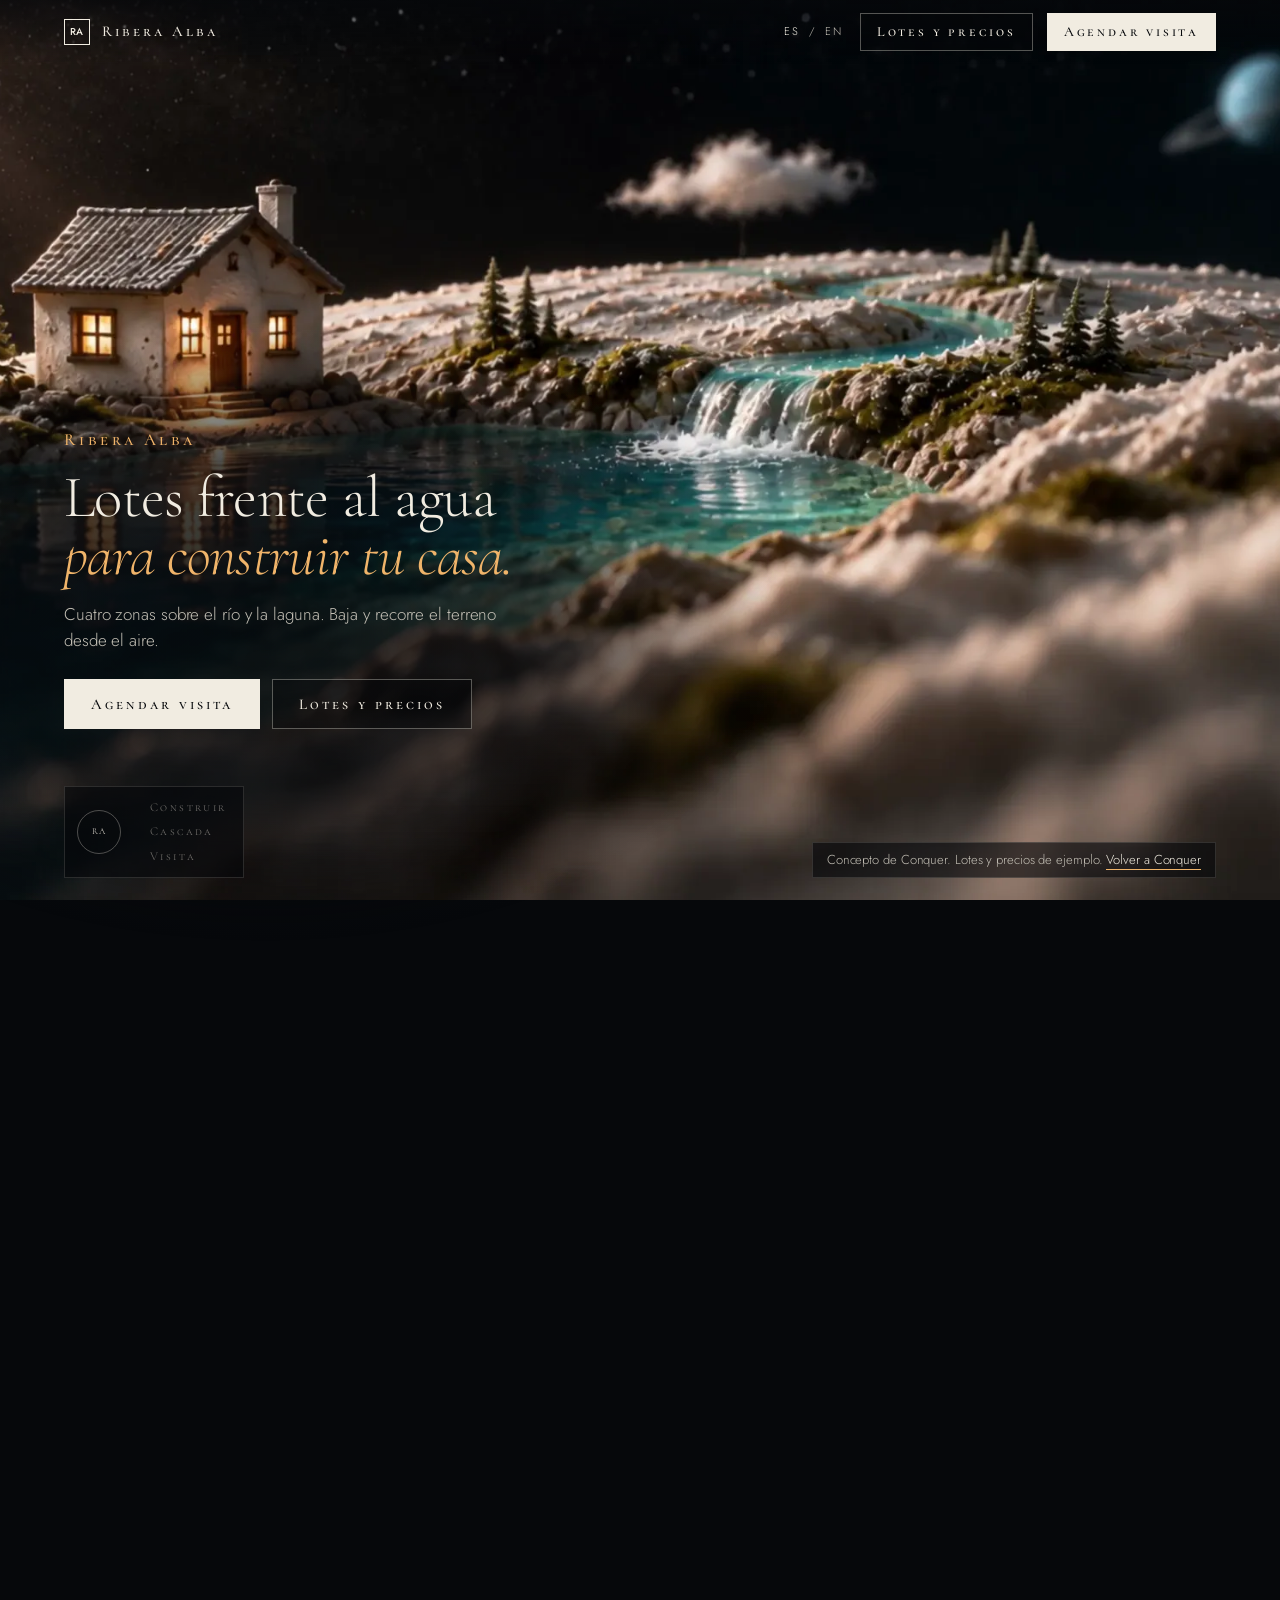
<file: ribera-alba/index.html>
<!DOCTYPE html>
<html lang="es">
<head>
<meta charset="utf-8">
<meta name="viewport" content="width=device-width, initial-scale=1">
<title>Ribera Alba. Lotes frente al agua para construir tu casa.</title>
<meta name="description" content="Ribera Alba: lotes frente al río y la laguna, listos para construir. Baja y recorre el terreno desde el aire. Concepto de Conquer.">
<meta name="theme-color" content="#06080b">
<link rel="icon" href="data:image/svg+xml,%3Csvg xmlns='http://www.w3.org/2000/svg' viewBox='0 0 32 32'%3E%3Crect width='32' height='32' rx='7' fill='%2306080b'/%3E%3Ctext x='16' y='22' text-anchor='middle' font-family='Georgia,serif' font-size='17' fill='%23f1ece1'%3ER%3C/text%3E%3C/svg%3E">
<link rel="preconnect" href="https://fonts.googleapis.com">
<link rel="preconnect" href="https://fonts.gstatic.com" crossorigin>
<link href="https://fonts.googleapis.com/css2?family=Cormorant+Garamond:ital,wght@0,300;0,400;0,500;1,300;1,400&family=Cormorant+SC:wght@400;500&family=Jost:wght@300;400;500&display=swap" rel="stylesheet">
<link rel="preload" as="image" href="assets/p1.webp">
<link rel="stylesheet" href="scrollcraft.css">
<style>
:root{
  --sc-canvas:#06080b;--sc-surface:#0e1116;--sc-ink:#f1ece1;--sc-ink-soft:#c3bfb5;--sc-accent:#f0b46a;--sc-accent-ink:#191206;
  --sc-font-display:"Cormorant Garamond","Iowan Old Style",Georgia,serif;--sc-font-text:Jost,system-ui,-apple-system,"Segoe UI",sans-serif;
  --caps:"Cormorant SC","Cormorant Garamond",Georgia,serif;--head:64px;
}
html{scroll-behavior:auto}
/* en pantallas táctiles la página vuela sola de parada en parada: el scroll nativo queda apagado */
html.paged,html.paged body{overflow:hidden;overscroll-behavior:none}
html.paged .sc-world,html.paged .sc-world__copy,html.paged .rail,html.paged .top{touch-action:none}
body{font-weight:300}
a{text-decoration:none}
h1,h2{font-family:var(--sc-font-display);font-weight:300;line-height:1;letter-spacing:-.012em;margin:0;text-wrap:balance}
h1 em,h2 em{display:block;font-style:italic;color:var(--sc-accent)}
p{margin:0}
.caps{font-family:var(--caps);font-weight:500;font-size:15px;letter-spacing:.2em;line-height:1.3}
.btn{display:inline-flex;align-items:center;justify-content:center;min-height:50px;padding:0 26px;border:1px solid color-mix(in oklab,var(--sc-ink) 34%,transparent);background:rgba(6,8,11,.45);color:var(--sc-ink);font-family:var(--caps);font-weight:500;font-size:15px;letter-spacing:.2em;white-space:nowrap;cursor:pointer;transition:background .25s,color .25s,border-color .25s}
.btn:hover{background:var(--sc-ink);color:var(--sc-canvas);border-color:var(--sc-ink)}
.btn--fill{background:var(--sc-ink);color:var(--sc-canvas);border-color:var(--sc-ink)}
.btn--fill:hover{background:#fff;border-color:#fff}
.actions{display:flex;flex-wrap:wrap;gap:12px;margin-top:26px}

/* cabecera */
.top{position:fixed;left:0;right:0;top:0;z-index:var(--sc-z-chrome);height:var(--head);display:flex;align-items:center;justify-content:space-between;gap:16px;padding:0 var(--sc-gutter);background:linear-gradient(rgba(6,8,11,.8),rgba(6,8,11,0))}
.brand{display:flex;align-items:center;gap:12px;white-space:nowrap}
.brand b{width:26px;height:26px;border:1px solid var(--sc-ink);display:grid;place-items:center;font-family:var(--sc-font-text);font-size:10px;font-weight:500;letter-spacing:.04em}
.top__right{display:flex;align-items:center;gap:14px}
.top .btn{min-height:38px;padding:0 16px;font-size:14px}
.lang{display:flex;align-items:center;gap:6px;font-size:11px;letter-spacing:.24em;color:var(--sc-ink-soft)}
.lang button{background:none;border:0;padding:8px 2px;letter-spacing:inherit;cursor:pointer;color:inherit}
.lang button[aria-pressed="true"]{color:var(--sc-ink)}

/* texto sobre el vuelo: cada bloque trae su propia sombra, con la forma del bloque */
.copy{max-width:min(34rem,44vw)}
.copy::before{content:"";position:absolute;inset:-22% -30%;z-index:-1;background:radial-gradient(closest-side,rgba(6,8,11,.82),rgba(6,8,11,.55) 55%,rgba(6,8,11,0));pointer-events:none}
.copy h1{font-size:clamp(40px,min(4.6vw,8.6vh),88px)}
.copy--hero::before{inset:-34% -34% -70% -60%;background:radial-gradient(closest-side,rgba(6,8,11,.9),rgba(6,8,11,.72) 55%,rgba(6,8,11,0))}
.copy h2{font-size:clamp(38px,min(4.2vw,8vh),78px)}
.copy p{margin-top:16px;color:var(--sc-ink-soft);font-size:clamp(17px,1.3vw,20px);line-height:1.5;max-width:27em}
.copy .caps{color:var(--sc-accent);margin:0 0 16px}
.copy .link{display:inline-flex;margin-top:20px;border-bottom:1px solid var(--sc-accent);padding-bottom:3px;color:var(--sc-ink)}
.sc-copy--trail .copy p,.sc-copy--trail p{margin-left:auto}
.copy--top{top:calc(var(--head) + 6vh);bottom:auto;left:var(--sc-gutter)}
.copy--mid{top:50%;bottom:auto;left:var(--sc-gutter);translate:0 -50%}
.sc-copy--lead.copy{bottom:clamp(7.5rem,21vh,13rem)}
.copy--line{max-width:none;white-space:nowrap;top:auto;bottom:15vh;translate:-50% 0}
.copy--line h2{font-size:clamp(28px,3.4vw,58px);font-style:italic}
.card{margin-top:26px;display:inline-grid;gap:6px;background:var(--sc-ink);color:var(--sc-canvas);padding:20px 26px 18px;min-width:min(340px,80vw);transition:background .25s}
.card:hover{background:#fff}
.card b{font-family:var(--sc-font-display);font-weight:500;font-size:28px;line-height:1.1;border-bottom:1px solid var(--sc-accent);padding-bottom:6px;justify-self:start}
.card span{font-size:14px;color:#4b4d50}
.more{display:block;margin-top:18px;background:none;border:0;padding:0;color:var(--sc-ink-soft);cursor:pointer;border-bottom:1px solid currentColor;font-size:15px}
.more:hover{color:var(--sc-ink)}

.note{position:fixed;right:var(--sc-gutter);bottom:22px;z-index:var(--sc-z-chrome);max-width:min(30rem,46vw);margin:0;padding:8px 14px;background:rgba(6,8,11,.62);border:1px solid color-mix(in oklab,var(--sc-ink) 14%,transparent);color:var(--sc-ink-soft);font-size:13px;line-height:1.4;text-align:right}
.top .btn .n{display:none}
.note a{color:var(--sc-ink);border-bottom:1px solid var(--sc-accent);white-space:nowrap}
dialog#precios .aviso{margin-top:36px;color:var(--dim);font-size:14px}

/* indicador de paradas */
.rail{position:fixed;left:var(--sc-gutter);bottom:22px;z-index:var(--sc-z-chrome);display:flex;align-items:center;gap:16px;background:rgba(6,8,11,.62);border:1px solid color-mix(in oklab,var(--sc-ink) 14%,transparent);padding:10px 16px 10px 12px;transition:opacity .4s}
.rail__ring{width:44px;height:44px;border-radius:50%;border:1px solid color-mix(in oklab,var(--sc-ink) 30%,transparent);display:grid;place-items:center;font-family:var(--caps);font-size:9px;letter-spacing:.14em;position:relative}
.rail__ring i{position:absolute;inset:-1px;border-radius:50%;background:conic-gradient(var(--sc-accent) calc(var(--p,0)*1turn),transparent 0);-webkit-mask:radial-gradient(closest-side,transparent calc(100% - 2px),#000 calc(100% - 1px));mask:radial-gradient(closest-side,transparent calc(100% - 2px),#000 calc(100% - 1px))}
.rail ol{list-style:none;margin:0;padding:0;display:grid;gap:3px}
.rail button{background:none;border:0;padding:1px 0;cursor:pointer;font-family:var(--caps);font-size:12px;letter-spacing:.2em;color:color-mix(in oklab,var(--sc-ink) 46%,transparent);display:flex;align-items:center;gap:8px}
.rail button::before{content:"";width:5px;height:5px;border-radius:50%;background:currentColor;opacity:0}
.rail button[aria-current="true"]{color:var(--sc-ink)}
.rail button[aria-current="true"]::before{opacity:1;background:var(--sc-accent)}

/* hoja de paquetes y precios */
dialog#precios{--ink:#0b0b0c;--bone:#e8e3d7;--steel:#8f9296;--soft:#55585c;--dim:#6c6f73;--line:rgba(11,11,12,.16);--line-d:rgba(232,227,215,.2);--serif:var(--sc-font-display);--sc:var(--caps);--sans:var(--sc-font-text);
  width:min(1180px,94vw);max-width:none;max-height:90vh;margin:auto;border:0;padding:clamp(22px,4vw,56px);background:#eeeae0;color:var(--ink);overflow:auto;overscroll-behavior:contain}
dialog#precios::backdrop{background:rgba(6,8,11,.72)}
dialog#precios h2{font-size:clamp(34px,4vw,60px);margin-bottom:28px}
dialog#precios h2 em{color:var(--dim)}
dialog#precios h3{font-family:var(--serif);font-weight:400;font-size:clamp(24px,2.2vw,32px);line-height:1.08;margin:0}
dialog#precios h4,dialog#precios p,dialog#precios dl,dialog#precios dd{margin:0}
dialog#precios .sheet-h{margin:clamp(40px,6vw,72px) 0 20px;font-weight:300;font-size:clamp(28px,3vw,42px)}
dialog#precios .x{position:sticky;top:0;float:right;z-index:2;background:var(--ink);color:var(--bone);border:0;min-height:42px;padding:0 18px;font-family:var(--caps);font-size:14px;letter-spacing:.2em;cursor:pointer}
#precios{
.sig{display:grid;grid-template-columns:minmax(0,1.25fr) minmax(0,1fr);gap:clamp(24px,4vw,64px);align-items:end;background:var(--ink);color:var(--bone);padding:clamp(28px,3.8vw,56px)}
.sig h3{font-size:clamp(38px,4.4vw,66px);font-weight:300}
.sig p{color:#b9b6ae;margin-top:14px;max-width:32em}
.sig .price{justify-self:end;text-align:right;font-family:var(--serif);font-size:clamp(44px,5vw,78px);line-height:1;color:var(--bone)}
.sig .price small{display:block;font-family:var(--sc);font-size:15px;letter-spacing:.2em;color:var(--steel);margin-bottom:10px}
.sig ul{list-style:none;padding:0;margin-top:22px;color:#b9b6ae;font-size:16px}
.sig li{padding:9px 0;border-top:1px solid var(--line-d)}
.sub{margin:clamp(48px,7vw,96px) 0 28px}
.sub h3{font-size:clamp(30px,3vw,44px);font-weight:300}
.sub p{color:var(--soft);margin-top:10px;max-width:36em}
.plans{display:grid;grid-template-columns:repeat(3,minmax(0,1fr));gap:0;border:1px solid var(--ink)}
.plan{padding:30px 28px 32px;display:flex;flex-direction:column;border-left:1px solid var(--line)}
.plan:first-child{border-left:0}
.plan h4{font-family:var(--serif);font-weight:400;font-size:30px;line-height:1.05}
.plan .for{color:var(--dim);font-size:15px;margin-top:6px}
.plan .amt{font-family:var(--serif);font-size:50px;line-height:1;margin:24px 0 4px}
.plan .amt small{font-family:var(--sans);font-size:14px;color:var(--soft);margin-left:6px}
.plan .first{font-size:14px;color:var(--soft);min-height:1.6em}
.plan dl{margin-top:20px;display:grid;gap:0;font-size:16px}
.plan dl div{padding:12px 0;border-top:1px solid var(--line)}
.plan dt{font-family:var(--sc);font-size:14px;letter-spacing:.2em;color:var(--dim);margin-bottom:2px}
.plan dd{margin:0;color:var(--soft)}
.menu{list-style:none;padding:0}
.menu li{display:grid;grid-template-columns:minmax(0,3fr) minmax(0,5fr) 150px;gap:8px 28px;align-items:baseline;padding:22px 0;border-top:1px solid var(--line)}
.menu li:last-child{border-bottom:1px solid var(--line)}
.menu p{color:var(--soft)}
.menu .p{font-family:var(--serif);font-size:28px;white-space:nowrap;text-align:right;line-height:1.1}
.menu .p small{font-family:var(--sans);font-size:13px;color:var(--dim);display:block}
.steps{list-style:none;padding:0;display:grid;grid-template-columns:repeat(5,minmax(0,1fr));gap:22px;counter-reset:s}
.steps li{counter-increment:s;border-top:1px solid var(--ink);padding-top:16px}
.steps li::before{content:counter(s);font-family:var(--serif);font-style:italic;font-size:46px;line-height:1;color:var(--dim);display:block;margin-bottom:10px}
.steps p{color:var(--soft);font-size:15px;margin-top:8px}
}
@media (max-width:860px){
  .top .btn .w{display:none}
  .top .btn .n{display:inline}
  .top{gap:10px}
  .top__right{gap:10px}
  .brand{gap:9px}
  .brand .caps{font-size:13px;letter-spacing:.16em}
  .note{left:0;right:0;top:var(--head);bottom:auto;max-width:none;border-width:0 0 1px;font-size:12px;text-align:center;padding:6px 12px}
  .sc-copy.copy--top{top:calc(var(--head) + 9vh)}
  .top .btn--prices{display:none}
  .copy{max-width:none}
  .copy--mid{top:auto;bottom:clamp(5.5rem,14vh,9rem);translate:none}
  .sc-copy.copy--top{top:calc(var(--head) + 7vh);bottom:auto}
  .copy--top::before{inset:-40% -12% -30%;background:linear-gradient(rgba(6,8,11,.85),rgba(6,8,11,.7) 60%,rgba(6,8,11,0))}
  .sc-copy{bottom:clamp(5.5rem,14vh,9rem)}
  .copy h1{font-size:clamp(36px,10.5vw,54px)}
  .copy h2{font-size:clamp(32px,9vw,46px)}
  .sc-copy--lead.copy{bottom:clamp(5.5rem,14vh,9rem)}
  .copy--line{white-space:normal;text-align:left;left:var(--sc-gutter);top:auto;translate:none}
  .copy::before,.copy--hero::before{inset:-30% -12% -60%;background:linear-gradient(rgba(6,8,11,0),rgba(6,8,11,.78) 30%,rgba(6,8,11,.9))}
  .rail{left:0;right:0;bottom:0;border-width:1px 0 0;padding:8px var(--sc-gutter);gap:12px}
  .rail__ring{width:34px;height:34px;font-size:0}
  .rail ol{display:flex;gap:14px;flex-wrap:wrap}
  .rail button{font-size:11px;letter-spacing:.14em}
  #precios .sig,#precios .plans{grid-template-columns:1fr}
  #precios .sig .price{justify-self:start;text-align:left}
  #precios .plan{border-left:0;border-top:1px solid var(--line)}
  #precios .steps{grid-template-columns:repeat(2,minmax(0,1fr))}
  #precios .menu li{grid-template-columns:minmax(0,1fr) auto}
  #precios .menu li p{grid-column:1/-1;grid-row:2}
}
</style>
</head>
<body>

<header class="top">
  <a class="brand" href="#" aria-label="Ribera Alba, inicio"><b>RA</b><span class="caps">Ribera Alba</span></a>
  <div class="top__right">
    <div class="lang" role="group" aria-label="Idioma / Language">
      <button type="button" data-lang="es" aria-pressed="true">ES</button><span aria-hidden="true">/</span><button type="button" data-lang="en" aria-pressed="false">EN</button>
    </div>
    <button class="btn btn--prices" type="button" data-open-prices data-en="Lots and prices">Lotes y precios</button>
    <a class="btn btn--fill" href="tel:+13055550168"><span class="w" data-en="Book a visit">Agendar visita</span><span class="n" data-en="Visit">Visita</span></a>
  </div>
</header>
<p class="note"><span data-en="A Conquer concept. Sample lots and prices.">Concepto de Conquer. Lotes y precios de ejemplo.</span> <a href="/conquer/" data-conquer data-en="Back to Conquer">Volver a Conquer</a></p>

<main data-sc-mode="worldflight" data-sc-seam="0.16" data-sc-lerp="0.12">

  <div data-sc-world aria-hidden="true">
    <div data-sc-segment data-sc-w="1.3" data-sc-waypoint="Llegada">
      <img class="sc-world__poster" src="assets/p1.webp" alt="" decoding="async">
      <video data-sc-src="assets/leg1.mp4" data-sc-src-mobile="assets/leg1-m.mp4" muted playsinline></video>
    </div>
    <div data-sc-segment data-sc-w="1.3" data-sc-waypoint="El terreno">
      <img class="sc-world__poster" src="assets/p2.webp" alt="" decoding="async">
      <video data-sc-src="assets/leg2.mp4" data-sc-src-mobile="assets/leg2-m.mp4" muted playsinline></video>
    </div>
    <div data-sc-segment data-sc-w="1.3" data-sc-waypoint="Construir">
      <img class="sc-world__poster" src="assets/p3.webp" alt="" decoding="async">
      <video data-sc-src="assets/leg3.mp4" data-sc-src-mobile="assets/leg3-m.mp4" muted playsinline></video>
    </div>
    <div data-sc-segment data-sc-w="1.3" data-sc-waypoint="Cascada">
      <img class="sc-world__poster" src="assets/p4.webp" alt="" decoding="async">
      <video data-sc-src="assets/leg4.mp4" data-sc-src-mobile="assets/leg4-m.mp4" muted playsinline></video>
    </div>
    <div data-sc-segment data-sc-w="1.3" data-sc-waypoint="Visita">
      <img class="sc-world__poster" src="assets/p5.webp" alt="" decoding="async">
      <video data-sc-src="assets/leg5.mp4" data-sc-src-mobile="assets/leg5-m.mp4" muted playsinline></video>
    </div>
  </div>

  <!-- La línea de tiempo del texto. Cada bloque aparece entre dos fracciones del recorrido (0 = inicio, 1 = final).
       Las uniones entre tramos caen en 0.2, 0.4, 0.6 y 0.8: ahí están las paradas. -->
  <div data-sc-world-copy>
    <div class="sc-copy sc-copy--lead copy copy--hero" data-sc-copy data-sc-window="hero">
      <p class="caps">Ribera Alba</p>
      <h1 data-en="Waterfront lots&lt;em&gt;to build your home.&lt;/em&gt;">Lotes frente al agua<em>para construir tu casa.</em></h1>
      <p data-en="Four zones along the river and the lagoon. Scroll down and fly over the land.">Cuatro zonas sobre el río y la laguna. Baja y recorre el terreno desde el aire.</p>
      <div class="actions">
        <a class="btn btn--fill" href="tel:+13055550168" data-en="Book a visit">Agendar visita</a>
        <button class="btn" type="button" data-open-prices data-en="Lots and prices">Lotes y precios</button>
      </div>
    </div>

    <div class="sc-copy sc-copy--center copy copy--line" data-sc-copy data-sc-window="0.15 0.26">
      <h2 data-en="This is the whole property, seen from above.">Así se ve el terreno completo, desde arriba.</h2>
    </div>

    <div class="sc-copy sc-copy--trail copy" data-sc-copy data-sc-window="0.33 0.48">
      <h2 data-en="Ready to build">Listos para construir</h2>
      <p data-en="Every lot comes with water, power and a paved street. You bring your architect, or we introduce you to one.">Cada lote se entrega con agua, luz y calle. Traes a tu arquitecto, o te presentamos uno.</p>
      <button class="more" type="button" data-open-prices data-en="See the zones and prices">Ver las zonas y los precios</button>
    </div>

    <div class="sc-copy sc-copy--lead copy" data-sc-copy data-sc-window="0.53 0.68">
      <h2 data-en="Cascada zone">Zona Cascada</h2>
      <p data-en="Nine one-acre lots facing the waterfall. From $140,000.">Nueve lotes de un acre frente a la cascada. Desde $140,000.</p>
      <button class="more" type="button" data-open-prices data-en="See the zones and prices">Ver las zonas y los precios</button>
    </div>

    <div class="sc-copy copy copy--top" data-sc-copy data-sc-window="0.73 0.87">
      <h2 data-en="Visit it without coming">Visítalo sin venir</h2>
      <p data-en="We film your lot with a drone and send you the tour. If you like it, you come and walk it.">Grabamos tu lote con dron y te mandamos el recorrido. Si te convence, vienes a caminarlo.</p>
      <a class="link" href="tel:+13055550168" data-en="Ask for the video of a lot">Pedir el video de un lote</a>
    </div>

    <div class="sc-copy copy copy--mid" data-sc-copy data-sc-window="finale">
      <h2 data-en="Reserve your lot&lt;em&gt;with 10%.&lt;/em&gt;">Aparta tu lote<em>con el 10%.</em></h2>
      <p data-en="You sign the reservation, pick the closing date and the lot comes off the map.">Firmas la reserva, eliges la fecha de escritura y el lote sale del mapa.</p>
      <a class="card" href="tel:+13055550168">
        <b data-en="Book a visit">Agendar una visita</b>
        <span>(305) 555-0168</span>
      </a>
      <button class="more" type="button" data-open-prices data-en="Lots and prices">Lotes y precios</button>
    </div>
  </div>

  <div data-sc-spacer aria-hidden="true"></div>
</main>

<nav class="rail" aria-label="Paradas">
  <span class="rail__ring" aria-hidden="true"><i></i>RA</span>
  <ol>
    <li><button type="button" data-stop="0.4" data-leg="1" data-en="Build">Construir</button></li>
    <li><button type="button" data-stop="0.6" data-leg="2">Cascada</button></li>
    <li><button type="button" data-stop="0.8" data-leg="3" data-en="Visit">Visita</button></li>
  </ol>
</nav>

<dialog id="precios" aria-label="Lotes y precios">
  <button class="x" type="button" data-close data-en="Close">Cerrar</button>
  <h2 data-en="Four zones,&lt;em&gt;one price per lot.&lt;/em&gt;">Cuatro zonas,<em>un precio por lote.</em></h2>
    <ul class="menu">
      <li><h3>Ribera</h3><p data-en="On the river bend, a quarter acre each. Cabins allowed.">Sobre la curva del río, de un cuarto de acre. Se permite cabaña.</p><span class="p">$48,000<small data-en="per lot, from">por lote, desde</small></span></li>
      <li><h3>Lomas</h3><p data-en="On high ground, half an acre, with water, power and street at the lot line.">En alto, de medio acre, con agua, luz y calle al pie del lote.</p><span class="p">$62,000<small data-en="per lot, from">por lote, desde</small></span></li>
      <li><h3>Cascada</h3><p data-en="Nine one-acre lots facing the waterfall and the lagoon.">Nueve lotes de un acre frente a la cascada y la laguna.</p><span class="p">$140,000<small data-en="per lot, from">por lote, desde</small></span></li>
      <li><h3>Dunas</h3><p data-en="Second phase, a quarter acre each. Opens next year; reservations are open now.">Segunda etapa, de un cuarto de acre. Abre el próximo año; ya se puede apartar.</p><span class="p">$39,000<small data-en="per lot, from">por lote, desde</small></span></li>
    </ul>

<h3 class="sheet-h" data-en="How you buy: five steps">Cómo se compra: cinco pasos</h3>
    <ol class="steps">
      <li><h3 data-en="Pick a zone">Elige la zona</h3><p data-en="We send you the map with the lots still available.">Te mandamos el plano con los lotes que quedan.</p></li>
      <li><h3 data-en="See it">Míralo</h3><p data-en="By drone video or walking it with us.">En video de dron o caminándolo con nosotros.</p></li>
      <li><h3 data-en="Reserve with 10%">Aparta con el 10%</h3><p data-en="The lot comes off the map the same day.">El lote sale del mapa el mismo día.</p></li>
      <li><h3 data-en="Sign">Firma</h3><p data-en="Purchase contract with the closing date you choose.">Contrato de compra con la fecha de escritura que elijas.</p></li>
      <li><h3 data-en="Closing">Escritura</h3><p data-en="You pay the balance and receive the title.">Pagas el resto y recibes el título.</p></li>
    </ol>
  <p class="aviso" data-en="A Conquer concept: these lots and prices are examples.">Concepto de Conquer: estos lotes y precios son de ejemplo.</p>
</dialog>

<script src="scrollcraft.js"></script>
<script>
/* Ritmo del vuelo: cuántas pantallas de scroll ocupa cada tramo, y cuánto tarda el vuelo entre dos
   paradas en pantallas táctiles (ahí un deslizamiento lleva a la parada siguiente, a paso de cámara). */
var LEG=1.3,FLY_MS=3200,PAGED=false,TOUCH=PAGED&&matchMedia('(hover: none) and (pointer: coarse)').matches;   /* PAGED=true activa el vuelo guiado en táctil */
ScrollCraft.mount(document.body);
/* el motor mide la pista una vez: se le pide volver a medir cuando la ventana y las fuentes ya asentaron */
function relayout(){dispatchEvent(new Event('resize'))}
addEventListener('load',relayout);
if(document.fonts&&document.fonts.ready)document.fonts.ready.then(relayout);

(function(){
  var TOTAL=5*LEG;                                         /* suma de los pesos de los tramos */
  var dlg=document.getElementById('precios');
  var fly=null;                                            /* en táctil: vuela a una parada (0 a 5) */
  if(TOUCH){
    try{history.scrollRestoration='manual'}catch(e){}
    document.documentElement.classList.add('paged');
    var idx=0,raf=0,stopY=function(k){return Math.round(k*LEG*innerHeight)};
    var ease=function(u){return u<.5?2*u*u:1-Math.pow(-2*u+2,2)/2};
    fly=function(k){
      idx=Math.max(0,Math.min(5,k));cancelAnimationFrame(raf);
      var from=scrollY,to=stopY(idx),dist=Math.abs(to-from),dur=Math.max(900,FLY_MS*dist/(LEG*innerHeight)),t0=performance.now();
      if(dist<2)return;
      (function step(now){var u=Math.min(1,(now-t0)/dur);scrollTo(0,from+(to-from)*ease(u));if(u<1)raf=requestAnimationFrame(step)})(t0);
    };
    var y0=0,x0=0,on=false;
    addEventListener('touchstart',function(e){if(dlg.open)return;on=true;y0=e.touches[0].clientY;x0=e.touches[0].clientX},{passive:true});
    addEventListener('touchmove',function(e){if(dlg.open||!on)return;if(e.cancelable)e.preventDefault()},{passive:false});
    addEventListener('touchend',function(e){
      if(dlg.open||!on)return;on=false;
      var t=e.changedTouches[0],dy=t.clientY-y0,dx=t.clientX-x0;
      if(Math.abs(dy)>28&&Math.abs(dy)>Math.abs(dx))fly(idx+(dy<0?1:-1));
    },{passive:true});
    addEventListener('resize',function(){cancelAnimationFrame(raf);scrollTo(0,stopY(idx))});
    scrollTo(0,0);
  }
  /* en vista previa el regreso abre la página de prueba de Conquer */
  if(window.CONQUER_URL)document.querySelectorAll('[data-conquer]').forEach(function(a){a.href=window.CONQUER_URL;a.target='_blank';a.rel='noopener'});
  /* indicador de paradas */
  var stops=[].slice.call(document.querySelectorAll('.rail button')),ring=document.querySelector('.rail__ring');
  /* en pantallas verticales el cuadro 16:9 se recorta: el encuadre acompaña al sujeto de cada tramo */
  var PAN=[[18,50],[50,32],[32,58],[58,50],[50,80]],media=[].map.call(document.querySelectorAll('[data-sc-segment]'),function(s){return s.querySelectorAll('img,video')});
  function pan(t){
    var tall=innerWidth/innerHeight<1;
    media.forEach(function(els,i){var l=Math.max(0,Math.min(1,t*5-i)),x=tall?PAN[i][0]+(PAN[i][1]-PAN[i][0])*l:50;els.forEach(function(e){e.style.objectPosition=x.toFixed(1)+'% 50%'})});
  }
  pan(0);addEventListener('resize',function(){pan(Math.max(0,Math.min(1,scrollY/(TOTAL*innerHeight))))});
  addEventListener('scroll',function(){
    var t=Math.max(0,Math.min(1,scrollY/(TOTAL*innerHeight)));ring.style.setProperty('--p',t.toFixed(4));pan(t);
    var leg=Math.min(4,Math.floor(t*5)),local=t*5-leg,cur=leg+(local>.5?1:0);
    stops.forEach(function(b){b.setAttribute('aria-current',String(+b.dataset.leg+1===cur))});
  },{passive:true});
  stops.forEach(function(b){b.addEventListener('click',function(){if(fly)fly(+b.dataset.leg+1);else scrollTo({top:+b.dataset.stop*TOTAL*innerHeight,behavior:'smooth'})})});
  /* hoja de precios */
  document.querySelectorAll('[data-open-prices]').forEach(function(b){b.addEventListener('click',function(){if(dlg.showModal)dlg.showModal();else dlg.setAttribute('open','')})});
  dlg.querySelector('[data-close]').addEventListener('click',function(){dlg.close()});
  dlg.addEventListener('click',function(e){if(e.target===dlg)dlg.close()});
  /* idioma: comparte la preferencia con johngreg.com */
  var nodes=document.querySelectorAll('[data-en]'),btns=document.querySelectorAll('.lang button');
  nodes.forEach(function(n){n.dataset.es=n.innerHTML});
  function setLang(l,save){
    nodes.forEach(function(n){n.innerHTML=l==='en'?n.dataset.en:n.dataset.es});
    document.documentElement.lang=l;
    btns.forEach(function(b){b.setAttribute('aria-pressed',b.dataset.lang===l?'true':'false')});
    if(save){try{localStorage.setItem('jg-lang',l)}catch(e){}}
    relayout();
  }
  try{if(localStorage.getItem('jg-lang')==='en')setLang('en',false)}catch(e){}
  btns.forEach(function(b){b.addEventListener('click',function(){setLang(b.dataset.lang,true)})});
})();
</script>
</body>
</html>
</file>
<file: ribera-alba/scrollcraft.css>
/* ============================================================================
   scrollcraft.css: the taste floor
   ----------------------------------------------------------------------------
   Two layers, and the split matters:

     TOKENS   what you override per brand. Colour roles, the type ramp, the
              spacing scale, elevation, motion. A brand is ~12 values.
     DEVICES  what the engine drives. Do not restyle these to taste; they are
              the mechanism. Style your own markup instead.

   Nothing here draws a "component". There are no card, badge, or pill classes,
   because a stylesheet that ships those is how every page built on it ends up
   with the same shapes. You get a floor and a vocabulary; the composition is
   yours.
   ========================================================================== */

/* ---------------------------------------------------------------- tokens -- */
:root {
  /* --- colour roles. Override these six and the page is rebranded. -------- */
  --sc-canvas:      #08090b;   /* the page ground. Drift interpolates this.   */
  --sc-surface:     #101217;   /* anything raised off the ground             */
  --sc-ink:         #f4f2ef;   /* primary text                               */
  --sc-ink-soft:    #9a9ba1;   /* secondary text. Tinted, never flat gray.   */
  --sc-accent:      #d8ff3e;   /* ONE accent. It owns a region, not confetti. */
  --sc-accent-ink:  #08090b;   /* text that sits on the accent               */

  --sc-hairline:    color-mix(in oklab, var(--sc-ink) 12%, transparent);
  --sc-hairline-strong: color-mix(in oklab, var(--sc-ink) 22%, transparent);

  /* --- type. Two families max. Display carries voice, text carries prose. - */
  --sc-font-display: "Instrument Sans", "Geist", system-ui, sans-serif;
  --sc-font-text:    "Geist", system-ui, sans-serif;
  --sc-font-mono:    "Geist Mono", ui-monospace, monospace;

  /* Fluid ramp. Tracking tightens as size grows because a face set at 6rem
     with 0 tracking reads loose; this is optical correction, not decoration. */
  --sc-t-xs:   clamp(0.75rem, 0.72rem + 0.15vw, 0.82rem);
  --sc-t-sm:   clamp(0.875rem, 0.84rem + 0.18vw, 0.95rem);
  --sc-t-base: clamp(1rem, 0.96rem + 0.22vw, 1.125rem);
  --sc-t-lg:   clamp(1.2rem, 1.1rem + 0.5vw, 1.5rem);
  --sc-t-xl:   clamp(1.6rem, 1.35rem + 1.2vw, 2.25rem);
  --sc-t-2xl:  clamp(2.1rem, 1.6rem + 2.4vw, 3.4rem);
  --sc-t-3xl:  clamp(2.8rem, 1.9rem + 4.2vw, 5rem);
  --sc-t-4xl:  clamp(3.4rem, 1.9rem + 6.6vw, 7.5rem);

  --sc-track-tight:  -0.035em;
  --sc-track-snug:   -0.02em;
  --sc-track-normal: -0.005em;
  --sc-track-wide:    0.08em;

  --sc-leading-none: 0.94;
  --sc-leading-tight: 1.06;
  --sc-leading-body: 1.62;

  --sc-measure: 62ch;

  /* --- space. 4px base: the useful middle steps an 8-only scale misses. --- */
  --sc-1: 0.25rem;  --sc-2: 0.5rem;   --sc-3: 0.75rem;  --sc-4: 1rem;
  --sc-5: 1.5rem;   --sc-6: 2rem;     --sc-7: 3rem;     --sc-8: 4rem;
  --sc-9: 6rem;     --sc-10: 8rem;    --sc-11: 12rem;

  /* Section rhythm is fluid so a phone doesn't inherit desktop air. */
  --sc-section: clamp(4.5rem, 9vw, 11rem);
  --sc-gutter:  clamp(1.25rem, 5vw, 5.5rem);
  --sc-maxw:    82rem;

  /* --- radius. Pick one scale for the page and hold it. ------------------- */
  --sc-r-sm: 6px;  --sc-r-md: 12px;  --sc-r-lg: 20px;  --sc-r-pill: 999px;

  /* --- elevation. Every shadow has an offset AND a soft blur, and is tinted
         to the canvas hue. A zero-offset coloured halo is decoration, not
         depth, so there isn't one here. ---------------------------------- */
  --sc-shadow-color: 220 40% 2%;
  --sc-e1: 0 1px 2px hsl(var(--sc-shadow-color) / 0.28),
           0 2px 6px -1px hsl(var(--sc-shadow-color) / 0.20);
  --sc-e2: 0 2px 4px hsl(var(--sc-shadow-color) / 0.24),
           0 8px 18px -4px hsl(var(--sc-shadow-color) / 0.30);
  --sc-e3: 0 4px 8px hsl(var(--sc-shadow-color) / 0.22),
           0 18px 40px -8px hsl(var(--sc-shadow-color) / 0.38),
           0 48px 90px -24px hsl(var(--sc-shadow-color) / 0.30);

  /* Edge light: a 1px top highlight sells a raised surface better than any
     amount of blur, because real raised things catch light on their lip. */
  --sc-edge: inset 0 1px 0 color-mix(in oklab, var(--sc-ink) 10%, transparent);

  /* --- motion. Built-in CSS easings are too weak for UI. ------------------ */
  --sc-ease-out:    cubic-bezier(0.23, 1, 0.32, 1);
  --sc-ease-in-out: cubic-bezier(0.77, 0, 0.175, 1);
  --sc-ease-drawer: cubic-bezier(0.32, 0.72, 0, 1);
  --sc-d-fast: 160ms;  --sc-d-base: 240ms;  --sc-d-slow: 420ms;

  --sc-z-stage: 1; --sc-z-copy: 20; --sc-z-chrome: 60;
}

/* --------------------------------------------------------------- reset -- */
*, *::before, *::after { box-sizing: border-box; }
html { -webkit-text-size-adjust: 100%; scroll-behavior: smooth; }
@media (prefers-reduced-motion: reduce) { html { scroll-behavior: auto; } }

body {
  margin: 0;
  background: var(--sc-canvas);
  color: var(--sc-ink);
  font-family: var(--sc-font-text);
  font-size: var(--sc-t-base);
  line-height: var(--sc-leading-body);
  letter-spacing: var(--sc-track-normal);
  -webkit-font-smoothing: antialiased;
  text-rendering: optimizeLegibility;
  font-synthesis-weight: none;
  overflow-x: clip;
}
img, video, canvas, svg { display: block; max-width: 100%; }
button, input, select, textarea { font: inherit; color: inherit; }

/* ------------------------------------------------- the browser surfaces --
   The parts you did not draw still carry the design. Selection, caret, focus
   ring, scrollbar and tabular numerals all ship with defaults that belong to no
   design system. Theming them is the cheapest signal that a page was built
   rather than assembled, and it is the step that gets skipped most reliably. */
::selection { background: var(--sc-accent); color: var(--sc-accent-ink); }
:root { caret-color: var(--sc-accent); accent-color: var(--sc-accent); }
:focus-visible {
  outline: 2px solid var(--sc-accent);
  outline-offset: 3px;
  border-radius: var(--sc-r-sm);
}
:where(a) { color: inherit; text-decoration-thickness: 1px; text-underline-offset: 0.22em; }
@supports (scrollbar-color: auto) {
  html { scrollbar-color: color-mix(in oklab, var(--sc-ink) 26%, transparent) transparent; scrollbar-width: thin; }
}
:where(table, .sc-nums, [data-sc-count]) { font-variant-numeric: tabular-nums; }

/* ----------------------------------------------------------- typography -- */
.sc-display {
  font-family: var(--sc-font-display);
  font-weight: 500;
  line-height: var(--sc-leading-none);
  letter-spacing: var(--sc-track-tight);
  text-wrap: balance;
  margin: 0;
}
.sc-display--xl { font-size: var(--sc-t-4xl); }
.sc-display--lg { font-size: var(--sc-t-3xl); }
.sc-display--md { font-size: var(--sc-t-2xl); letter-spacing: var(--sc-track-snug); }
.sc-lede {
  font-size: var(--sc-t-lg);
  line-height: 1.44;
  letter-spacing: var(--sc-track-snug);
  color: var(--sc-ink);
  max-width: 46ch;
  text-wrap: pretty;
  margin: 0;
}
.sc-body { max-width: var(--sc-measure); color: var(--sc-ink-soft); text-wrap: pretty; margin: 0; }
.sc-label {
  font-family: var(--sc-font-mono);
  font-size: var(--sc-t-xs);
  letter-spacing: var(--sc-track-wide);
  text-transform: uppercase;
  color: var(--sc-ink-soft);
}

/* ---------------------------------------------------------------- layout -- */
.sc-wrap { width: 100%; max-width: var(--sc-maxw); margin-inline: auto; padding-inline: var(--sc-gutter); }
.sc-section { padding-block: var(--sc-section); }
/* More space above a heading than below it: the gap belongs to the boundary,
   not to the pair. */
.sc-stack > * + * { margin-top: var(--sc-4); }
.sc-stack > :is(h1,h2,h3) { margin-top: var(--sc-7); }
.sc-stack > :is(h1,h2,h3):first-child { margin-top: 0; }
.sc-rule { height: 1px; border: 0; background: var(--sc-hairline); margin: 0; }

/* =============================================================== DEVICES ==
   Driven by the engine. Restyle your own markup, not these.                */

.sc-act--pinned { position: relative; }
.sc-stage {
  position: sticky; top: 0;
  height: 100vh; height: 100svh;
  overflow: clip;
  z-index: var(--sc-z-stage);
}

/* scrub / sequence media */
.sc-stage :is(video[data-sc-scrub], canvas[data-sc-sequence], .sc-stage__poster) {
  position: absolute; inset: 0;
  width: 100%; height: 100%;
  object-fit: cover;
}
video[data-sc-scrub] { opacity: 0; transition: opacity 380ms var(--sc-ease-out); }
.sc-has-clip video[data-sc-scrub] { opacity: 1; }
/* The poster is a live frame-holder, not a placeholder: it stays up until a
   real video frame has painted, which is what stops the blank-stage flash. */
.sc-stage__poster { z-index: 0; transition: opacity 380ms var(--sc-ease-out); }
.sc-has-clip .sc-stage__poster { opacity: 0; }

/* A scrim only where text sits. A full-frame darkening layer flattens the
   image everywhere to fix contrast in one corner. */
.sc-scrim {
  position: absolute; inset: 0; pointer-events: none; z-index: 1;
  background: linear-gradient(
    var(--sc-scrim-angle, 180deg),
    color-mix(in oklab, var(--sc-canvas) var(--sc-scrim-a, 78%), transparent) 0%,
    color-mix(in oklab, var(--sc-canvas) 30%, transparent) 42%,
    transparent 68%);
}
/* Point the scrim at the copy. A scrim gradient that darkens the top while the
   copy sits at the bottom fixes contrast nowhere and flattens the image
   everywhere, which is the most common way text-over-video goes wrong. */
.sc-scrim--bottom { --sc-scrim-angle: 0deg; }
.sc-scrim--left   { --sc-scrim-angle: 90deg; }
.sc-scrim--right  { --sc-scrim-angle: 270deg; }

/* Corner scrims, for copy anchored to a corner. An edge gradient has to darken
   a whole band across the frame to cover one corner; a corner gradient puts the
   density where the text is and leaves the rest of the image alone. Pair with
   .sc-copy--lead / .sc-copy--trail. */
.sc-scrim--lead {
  background: linear-gradient(to top right,
    color-mix(in oklab, var(--sc-canvas) 94%, transparent) 0%,
    color-mix(in oklab, var(--sc-canvas) 72%, transparent) 30%,
    color-mix(in oklab, var(--sc-canvas) 30%, transparent) 52%,
    transparent 72%);
}
.sc-scrim--trail {
  background: linear-gradient(to top left,
    color-mix(in oklab, var(--sc-canvas) 94%, transparent) 0%,
    color-mix(in oklab, var(--sc-canvas) 72%, transparent) 30%,
    color-mix(in oklab, var(--sc-canvas) 30%, transparent) 52%,
    transparent 72%);
}
/* A band across the bottom, for copy that spans the full width of the frame.
   That is what both corner anchors become below 860px, and it is also the right
   shape whenever the copy block is wider than a corner. */
.sc-scrim--band {
  background: linear-gradient(to top,
    color-mix(in oklab, var(--sc-canvas) 94%, transparent) 0%,
    color-mix(in oklab, var(--sc-canvas) 74%, transparent) 22%,
    color-mix(in oklab, var(--sc-canvas) 30%, transparent) 42%,
    transparent 58%);
}
.sc-scrim--vignette {
  background: radial-gradient(120% 90% at 50% 45%, transparent 40%,
              color-mix(in oklab, var(--sc-canvas) 70%, transparent) 100%);
}

/* copy over a stage.
   max-width is in rem, never ch. A `ch` on this container resolves against the
   CONTAINER's font-size (body size), not the display size of the heading inside
   it, so `max-width: 20ch` here silently produces a ~180px column and wraps a
   hero headline to six lines. Set a ch measure on the text element itself. */
.sc-copy {
  position: absolute; z-index: var(--sc-z-copy);
  inset-inline: var(--sc-gutter);
  max-width: min(46rem, 76vw);
  will-change: opacity, transform;
}
.sc-copy--lead   { left: var(--sc-gutter); bottom: clamp(3rem, 12vh, 9rem); }
/* inset-inline FIRST. It is the shorthand for left+right, so declaring it after
   `left: 50%` resets left to auto and the block drifts off the left edge. */
.sc-copy--center { inset-inline: auto; left: 50%; top: 50%; translate: -50% -50%; text-align: center; }
.sc-copy--trail  { inset-inline: auto; right: var(--sc-gutter); bottom: clamp(3rem, 12vh, 9rem); text-align: right; }

/* cue defaults: the engine writes opacity/transform inline, these are the
   pre-paint state so nothing flashes before the first read() */
[data-sc-cue] { opacity: 0; will-change: opacity, transform; }
.sc-ready [data-sc-cue] { transition: none; }

/* kinetic split */
.sc-split { display: inline-block; overflow: hidden; vertical-align: top; }
/* Descenders live below the baseline; a line mask clipped to the line box eats
   the tails off g, y, p, j. The padding buys them room back. */
.sc-split--line { display: block; padding-bottom: 0.14em; margin-bottom: -0.14em; }
.sc-split__i { display: inline-block; will-change: transform, opacity; }
.sc-is-split { opacity: 1 !important; }

/* horizontal rail */
[data-sc-pan] { display: flex; will-change: transform; }

/* reveal + parallax */
[data-sc-reveal] { will-change: clip-path; }
[data-sc-parallax] { will-change: transform; }

/* flow reveal (fires once) */
[data-sc-in], [data-sc-stagger] > * {
  opacity: 0;
  transform: translate3d(0, 14px, 0);
  transition: opacity 620ms var(--sc-ease-out), transform 620ms var(--sc-ease-out);
}
[data-sc-in].sc-in, [data-sc-stagger] > .sc-in { opacity: 1; transform: none; }

/* pointer devices */
[data-sc-tilt] { transform-style: preserve-3d; will-change: transform; }
[data-sc-magnet] { will-change: transform; }
/* isolation always; position only if nothing more specific already set it.
   Written with :where() (zero specificity) on purpose: a plain `position:
   relative` here has the same weight as `.sc-stage` and, being later in the
   file, silently wins. A stage carrying both attributes then stops being
   sticky and the whole act scrolls away instead of pinning. */
[data-sc-spotlight] { isolation: isolate; }
:where([data-sc-spotlight]) { position: relative; }
[data-sc-spotlight]::after {
  content: ""; position: absolute; inset: 0; pointer-events: none; z-index: 2;
  background: radial-gradient(
    28rem 28rem at calc(var(--sc-mx, 0.5) * 100%) calc(var(--sc-my, 0.5) * 100%),
    color-mix(in oklab, var(--sc-accent) 16%, transparent), transparent 70%);
  opacity: 0; transition: opacity var(--sc-d-slow) var(--sc-ease-out);
}
[data-sc-spotlight]:hover::after { opacity: 1; }

/* =========================================================== WORLDFLIGHT ==
   One fixed stage for the whole page. The only thing in document flow is the
   spacer, and it is empty. If you find yourself adding a section here, you want
   act mode instead: the moment a real block scrolls past the fixed stage, the
   page has a seam again and the whole point is gone.                        */

[data-sc-mode="worldflight"] { position: relative; }

.sc-world {
  position: fixed; inset: 0;
  overflow: clip;
  z-index: var(--sc-z-stage);
  background: var(--sc-canvas);
}

/* Every leg is mounted for the life of the page and stacked in the same box.
   The engine owns opacity, visibility and z-index here; do not set them. */
.sc-world__seg {
  position: absolute; inset: 0;
  opacity: 0;
  will-change: opacity;
}
.sc-world__seg > :is(video, img, canvas) {
  position: absolute; inset: 0;
  width: 100%; height: 100%;
  object-fit: cover;
}
/* The poster is the frame-holder AND the first camera move: the engine pushes
   it in slowly until a real decoded frame is available to replace it. */
.sc-world__poster {
  z-index: 0;
  transform-origin: 50% 50%;
  transition: opacity 420ms var(--sc-ease-out);
}
.sc-world__seg > video { z-index: 1; }
.sc-world__seg.sc-has-clip .sc-world__poster { opacity: 0; }
/* The act stylesheet lights a clip through its ancestor act. A worldflight leg
   has no act, so match the class the engine also writes on the clip itself. */
video[data-sc-scrub].sc-has-clip { opacity: 1; }

/* The copy layer is fixed too, and inert by default: the engine hands
   pointer-events back to a block only while it is actually legible. */
.sc-world__copy {
  position: fixed; inset: 0;
  z-index: var(--sc-z-copy);
  pointer-events: none;
}
.sc-world__scrim { position: absolute; inset: 0; pointer-events: none; z-index: 0; }
[data-sc-copy] {
  opacity: 0;
  pointer-events: none;
  will-change: opacity, transform;
}
.sc-ready [data-sc-copy] { transition: none; }

/* The track. Empty on purpose. */
.sc-world__spacer { pointer-events: none; }

/* scroll progress */
[data-sc-progress] {
  position: fixed; inset: 0 0 auto 0; height: 2px; z-index: var(--sc-z-chrome);
  background: var(--sc-accent); transform-origin: 0 50%; transform: scaleX(0);
  will-change: transform;
}

/* ----------------------------------------------------------- atmosphere --
   Depth is not only shadow. Grain keeps a flat dark ground from banding, and
   it is the difference between "a dark page" and "a lit room". */
.sc-grain { position: fixed; inset: 0; pointer-events: none; z-index: 3; opacity: 0.045; }
.sc-grain::before {
  content: ""; position: absolute; inset: -50%;
  background-image: url("data:image/svg+xml;utf8,<svg xmlns='http://www.w3.org/2000/svg' width='140' height='140'><filter id='n'><feTurbulence type='fractalNoise' baseFrequency='0.85' numOctaves='3'/></filter><rect width='140' height='140' filter='url(%23n)'/></svg>");
}

/* -------------------------------------------------------- reduced motion -- */
@media (prefers-reduced-motion: reduce) {
  /* Fewer and gentler, not zero. Opacity still carries the reveal so the page
     is comprehensible; every position change is dropped. */
  [data-sc-in], [data-sc-stagger] > * { transform: none; transition-duration: 220ms; }
  [data-sc-parallax], [data-sc-pan], .sc-split__i { transform: none !important; }
  /* A wipe is a position change too. Show reveal content settled. */
  [data-sc-reveal] { clip-path: none !important; }
  /* A rail's transform IS its navigation, not decoration. Zeroing it the way
     parallax and kinetic type are zeroed parks the act on its first screenful
     and makes everything past the fold unreachable: a device degrading into
     missing content. Hand the travel back to the reader as an ordinary scroll
     region instead, so the same items are all still gettable without motion.
     A build that would rather re-lay the rail out as a grid can still do that;
     this is the floor, not the ceiling. */
  [data-sc-act="pan"] .sc-stage,
  [data-sc-act="pan"] [data-sc-stage] {
    overflow-x: auto; overflow-y: hidden;
    overscroll-behavior-x: contain;
    scroll-snap-type: x proximity;
  }
  [data-sc-pan] > * { scroll-snap-align: center; }
  [data-sc-spotlight]::after { display: none; }
  /* A worldflight keeps its whole story here. No clip is ever fetched, so the
     posters are the film, and they cross-dissolve through exactly the same
     seams at exactly the same scroll positions. The push-in and the copy drift
     are the only things that go. */
  .sc-world__poster, [data-sc-copy] { transform: none !important; }
}

/* --------------------------------------------------------------- mobile -- */
@media (max-width: 860px) {
  .sc-copy { inset-inline: var(--sc-gutter); max-width: none; }
  .sc-copy--trail { text-align: left; }
  .sc-stage { height: 100svh; }
  /* .sc-copy--trail re-anchors to the left and spans the full width here, so a
     bottom-RIGHT corner gradient darkens the one corner the copy just left and
     guarantees a contrast failure over any bright clip. Point the density at
     the copy: the same band .sc-scrim--band paints. */
  .sc-scrim--trail {
    background: linear-gradient(to top,
      color-mix(in oklab, var(--sc-canvas) 94%, transparent) 0%,
      color-mix(in oklab, var(--sc-canvas) 74%, transparent) 22%,
      color-mix(in oklab, var(--sc-canvas) 30%, transparent) 42%,
      transparent 58%);
  }
}
</file>
